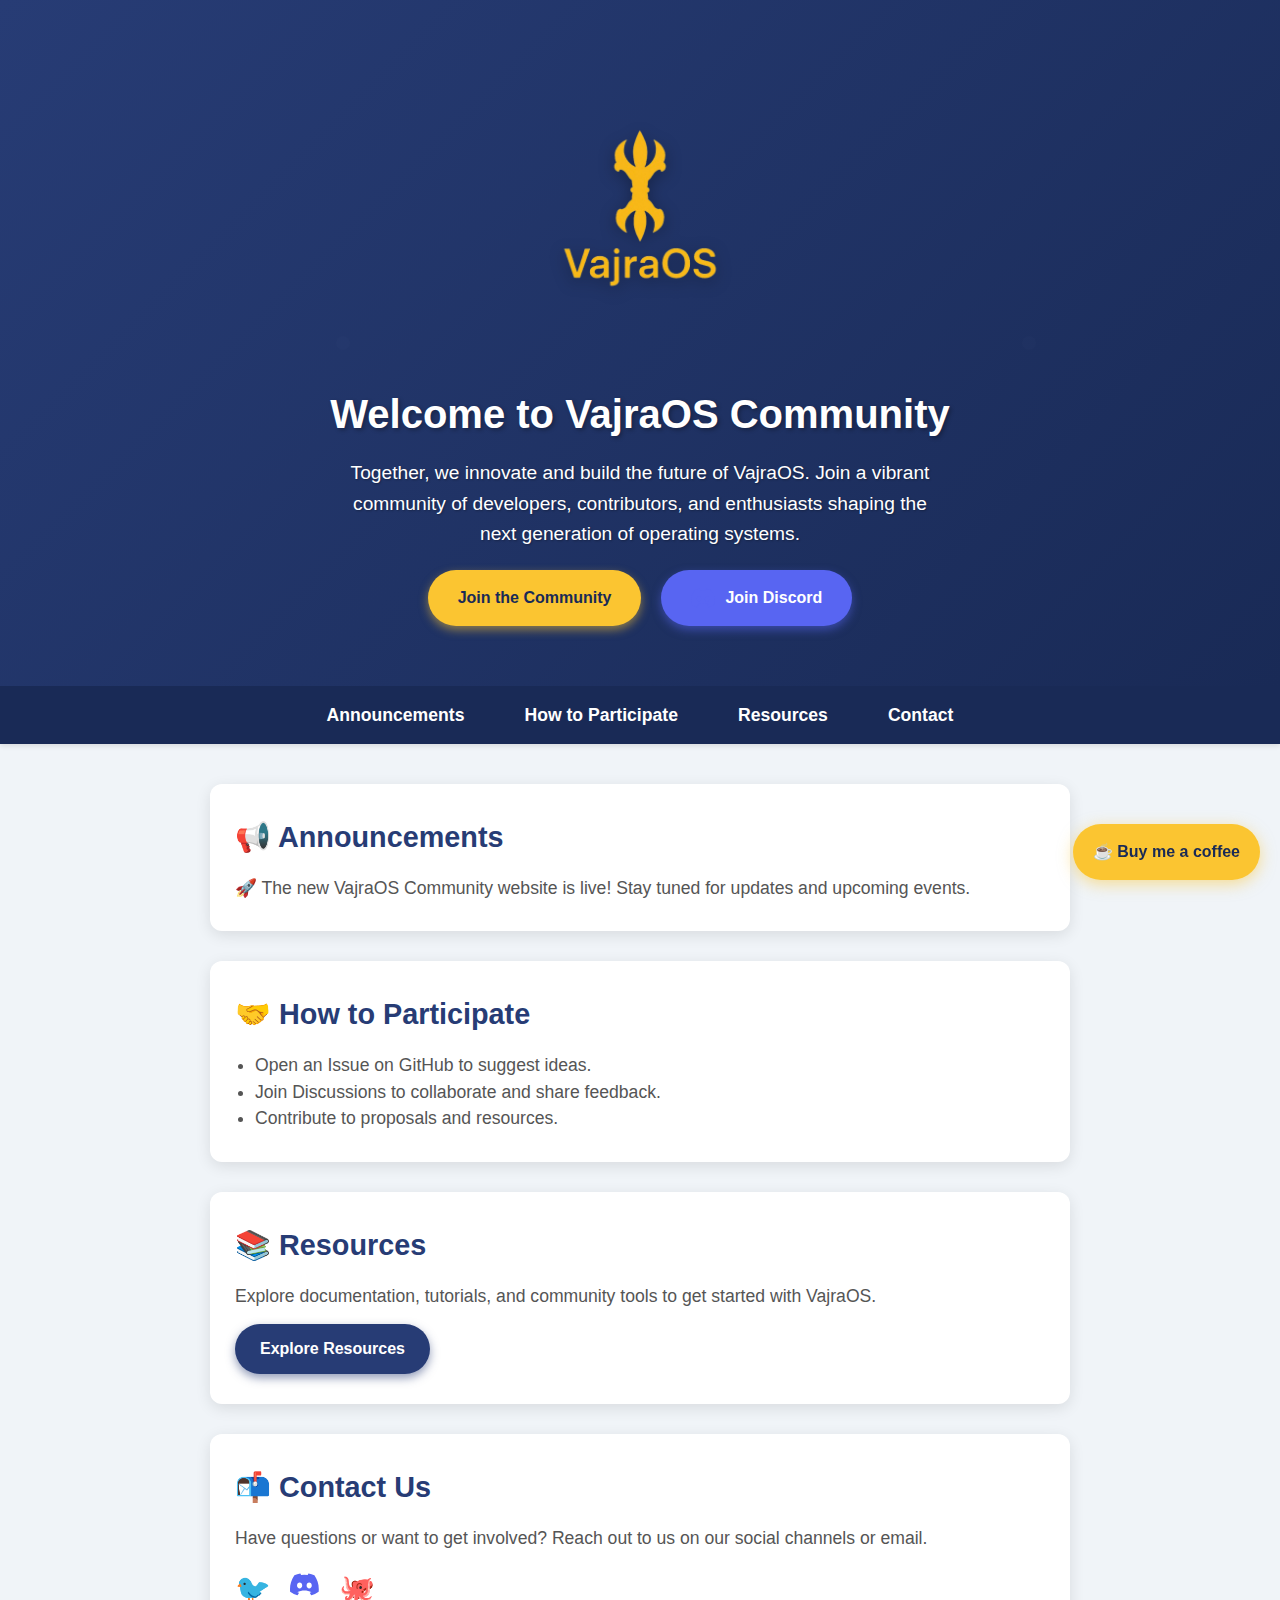
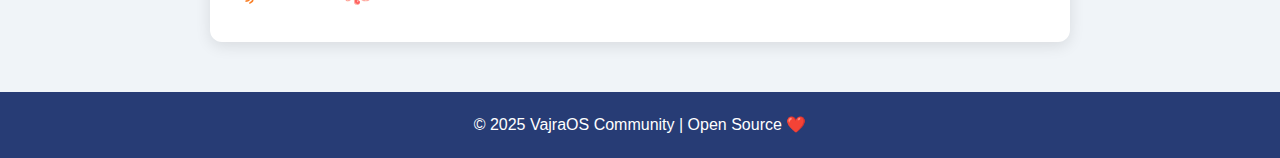
<file: oone.html>
<!DOCTYPE html>
<html lang="en">
<head>
  <meta charset="UTF-8" />
  <meta name="viewport" content="width=device-width, initial-scale=1" />
  <title>VajraOS Community - New Design</title>
  <link rel="stylesheet" href="ssstyles.css" />
</head>
<body>
  <header class="hero">
    <div class="hero-content">
      <div class="hero-logo">
        <img src="VajraOs_logo-removebg-preview.png" alt="VajraOS Logo" class="logo">
      </div>
      <div class="hero-text">
        <h1>Welcome to VajraOS Community</h1>
        <p>Together, we innovate and build the future of VajraOS. Join a vibrant community of developers, contributors, and enthusiasts shaping the next generation of operating systems.</p>
        <div class="hero-buttons">
          <a href="#participate" class="btn-primary">Join the Community</a>
          <a href="https://discord.gg/xM6ESXcf" class="btn-discord" target="_blank"><svg width="24" height="24" viewBox="0 0 24 24" fill="none" xmlns="http://www.w3.org/2000/svg"><path d="M20.317 4.37a19.791 19.791 0 0 0-4.885-1.515.074.074 0 0 0-.079.037c-.21.375-.444.864-.608 1.25a18.27 18.27 0 0 0-5.487 0 12.64 12.64 0 0 0-.617-1.25.077.077 0 0 0-.079-.037A19.736 19.736 0 0 0 3.677 4.37a.07.07 0 0 0-.032.027C.533 9.046-.32 13.58.099 18.057a.082.082 0 0 0 .031.057 19.9 19.9 0 0 0 5.993 3.03.078.078 0 0 0 .084-.028 14.09 14.09 0 0 0 1.226-1.994.076.076 0 0 0-.041-.106 13.107 13.107 0 0 1-1.872-.892.077.077 0 1 0-.008.128 10.2 10.2 0 0 0 .372.292.074.074 0 0 0 .077-.01c3.928-1.793 8.18-1.793 12.062 0a.074.074 0 0 0 .078.01c.12-.098.246-.198.373-.292a.077.077 0 0 1-.006-.127 12.299 12.299 0 0 1-1.873.892.077.077 0 0 0-.041.107c.36.698.772 1.362 1.225 1.993a.076.076 0 0 0 .084.028 19.839 19.839 0 0 0 6.002-3.03.077.077 0 0 0 .032-.054c.5-5.177-.838-9.674-3.549-13.66a.061.061 0 0 0-.031-.03zM8.02 15.33c-1.183 0-2.157-1.085-2.157-2.419 0-1.333.956-2.419 2.157-2.419 1.21 0 2.176 1.096 2.157 2.42 0 1.333-.956 2.418-2.157 2.418zm7.975 0c-1.183 0-2.157-1.085-2.157-2.419 0-1.333.955-2.419 2.157-2.419 1.21 0 2.176 1.096 2.157 2.42 0 1.333-.946 2.418-2.157 2.418z" fill="#5865F2"/></svg> Join Discord</a>
        </div>
      </div>
    </div>
  </header>

  <nav class="main-nav">
    <ul>
      <li><a href="#announcements">Announcements</a></li>
      <li><a href="#participate">How to Participate</a></li>
      <li><a href="#resources">Resources</a></li>
      <li><a href="#contact">Contact</a></li>
    </ul>
  </nav>

  <main>
    <section id="announcements" class="section-card">
      <h2>📢 Announcements</h2>
      <p>🚀 The new VajraOS Community website is live! Stay tuned for updates and upcoming events.</p>
    </section>

    <section id="participate" class="section-card">
      <h2>🤝 How to Participate</h2>
      <ul>
        <li>Open an Issue on GitHub to suggest ideas.</li>
        <li>Join Discussions to collaborate and share feedback.</li>
        <li>Contribute to proposals and resources.</li>
      </ul>
    </section>

    <section id="resources" class="section-card">
      <h2>📚 Resources</h2>
      <p>Explore documentation, tutorials, and community tools to get started with VajraOS.</p>
      <a href="#" class="btn-secondary">Explore Resources</a>
    </section>

    <section id="contact" class="section-card">
      <h2>📬 Contact Us</h2>
      <p>Have questions or want to get involved? Reach out to us on our social channels or email.</p>
      <div class="social-links">
        <a href="#" aria-label="Twitter" class="social-icon">🐦</a>
        <a href="#" aria-label="Discord" class="social-icon"><svg width="24" height="24" viewBox="0 0 24 24" fill="none" xmlns="http://www.w3.org/2000/svg"><path d="M20.317 4.37a19.791 19.791 0 0 0-4.885-1.515.074.074 0 0 0-.079.037c-.21.375-.444.864-.608 1.25a18.27 18.27 0 0 0-5.487 0 12.64 12.64 0 0 0-.617-1.25.077.077 0 0 0-.079-.037A19.736 19.736 0 0 0 3.677 4.37a.07.07 0 0 0-.032.027C.533 9.046-.32 13.58.099 18.057a.082.082 0 0 0 .031.057 19.9 19.9 0 0 0 5.993 3.03.078.078 0 0 0 .084-.028 14.09 14.09 0 0 0 1.226-1.994.076.076 0 0 0-.041-.106 13.107 13.107 0 0 1-1.872-.892.077.077 0 1 0-.008.128 10.2 10.2 0 0 0 .372.292.074.074 0 0 0 .077-.01c3.928-1.793 8.18-1.793 12.062 0a.074.074 0 0 0 .078.01c.12-.098.246-.198.373-.292a.077.077 0 0 1-.006-.127 12.299 12.299 0 0 1-1.873.892.077.077 0 0 0-.041.107c.36.698.772 1.362 1.225 1.993a.076.076 0 0 0 .084.028 19.839 19.839 0 0 0 6.002-3.03.077.077 0 0 0 .032-.054c.5-5.177-.838-9.674-3.549-13.66a.061.061 0 0 0-.031-.03zM8.02 15.33c-1.183 0-2.157-1.085-2.157-2.419 0-1.333.956-2.419 2.157-2.419 1.21 0 2.176 1.096 2.157 2.42 0 1.333-.956 2.418-2.157 2.418zm7.975 0c-1.183 0-2.157-1.085-2.157-2.419 0-1.333.955-2.419 2.157-2.419 1.21 0 2.176 1.096 2.157 2.42 0 1.333-.946 2.418-2.157 2.418z" fill="#5865F2"/></svg></a>
        <a href="#" aria-label="GitHub" class="social-icon">🐙</a>
      </div>
    </section>
  </main>
<!-- Buy Me a Coffee Section -->
  <div class="coffee">
    <a href="https://www.buymeacoffee.com/Agnt_26" target="_blank">☕ Buy me a coffee</a>
  </div>

  <footer>
    <p>© 2025 VajraOS Community | Open Source ❤️</p>
  </footer>

  <script src="script.js"></script>
</body>
</html>
</file>
<file: ssstyles.css>
/* Reset and base styles */
* {
  box-sizing: border-box;
  margin: 0;
  padding: 0;
}

body {
  font-family: 'Segoe UI', Tahoma, Geneva, Verdana, sans-serif;
  background-color: #f0f4f8;
  color: #333;
  line-height: 1.6;
}

a {
  text-decoration: none;
  color: inherit;
}

/* Hero Section */
.hero {
  background: linear-gradient(135deg, #273c75, #192a56);
  color: white;
  padding: 60px 20px;
  position: relative;
  overflow: hidden;
  min-height: 50vh;
  display: flex;
  align-items: center;
  text-align: center;
}

.hero::before {
  content: '';
  position: absolute;
  top: 0;
  left: 0;
  right: 0;
  bottom: 0;
  background: url('data:image/svg+xml,<svg xmlns="http://www.w3.org/2000/svg" viewBox="0 0 100 100"><circle cx="50" cy="50" r="1" fill="rgba(255,255,255,0.1)"/></svg>') repeat;
  opacity: 0.1;
  pointer-events: none;
}

.hero-content {
  display: flex;
  flex-direction: column;
  align-items: center;
  justify-content: center;
  max-width: 1000px;
  margin: 0 auto;
  width: 100%;
  gap: 30px;
  position: relative;
  z-index: 1;
}

.hero-logo {
  display: flex;
  justify-content: center;
}

.logo {
  width: 200px;
  height: auto;
  filter: drop-shadow(0 4px 8px rgba(0,0,0,0.3));
}

.hero-text {
  display: flex;
  flex-direction: column;
  align-items: center;
  gap: 20px;
}

.hero-text h1 {
  font-size: 2.5rem;
  font-weight: 700;
  text-shadow: 2px 2px 4px rgba(0,0,0,0.3);
  margin: 0;
  line-height: 1.2;
}

.hero-text p {
  font-size: 1.2rem;
  line-height: 1.6;
  margin: 0;
  text-shadow: 1px 1px 2px rgba(0,0,0,0.3);
  max-width: 600px;
}



.btn-primary {
  background-color: #fbc531;
  color: #192a56;
  padding: 15px 30px;
  font-weight: bold;
  border-radius: 30px;
  box-shadow: 0 4px 10px rgba(251, 197, 49, 0.5);
  transition: background-color 0.3s ease;
}

.btn-primary:hover {
  background-color: #e1b12c;
}

/* Hero buttons container */
.hero-buttons {
  display: flex;
  justify-content: center;
  gap: 20px;
  flex-wrap: wrap;
}

/* Discord button */
.btn-discord {
  background-color: #5865f2;
  color: white;
  padding: 15px 30px;
  font-weight: bold;
  border-radius: 30px;
  box-shadow: 0 4px 10px rgba(88, 101, 242, 0.5);
  transition: background-color 0.3s ease;
  display: inline-flex;
  align-items: center;
  gap: 10px;
}

.btn-discord:hover {
  background-color: #4752c4;
}

.btn-discord svg {
  width: 24px;
  height: 24px;
  fill: white;
}

/* Navigation */
.main-nav {
  background-color: #192a56;
  padding: 15px 0;
  box-shadow: 0 2px 5px rgba(0,0,0,0.1);
}

.main-nav ul {
  list-style: none;
  display: flex;
  justify-content: center;
  gap: 30px;
}

.main-nav a {
  color: white;
  font-weight: 600;
  font-size: 1.1rem;
  padding: 8px 15px;
  border-radius: 20px;
  transition: background-color 0.3s ease;
}

.main-nav a:hover {
  background-color: #fbc531;
  color: #192a56;
}

/* Main content sections */
main {
  max-width: 900px;
  margin: 40px auto;
  padding: 0 20px;
}

.section-card {
  background: white;
  border-radius: 12px;
  padding: 30px 25px;
  margin-bottom: 30px;
  box-shadow: 0 4px 15px rgba(0,0,0,0.1);
}

.section-card h2 {
  color: #273c75;
  margin-bottom: 15px;
  font-size: 1.8rem;
}

.section-card p,
.section-card ul {
  font-size: 1.1rem;
  color: #555;
  line-height: 1.5;
}

.section-card ul {
  padding-left: 20px;
  list-style-type: disc;
}

.btn-secondary {
  display: inline-block;
  margin-top: 15px;
  background-color: #273c75;
  color: white;
  padding: 12px 25px;
  border-radius: 25px;
  font-weight: 600;
  box-shadow: 0 4px 10px rgba(39, 60, 117, 0.5);
  transition: background-color 0.3s ease;
}

.btn-secondary:hover {
  background-color: #192a56;
}

/* Social links */
.social-links {
  margin-top: 15px;
}

.social-icon {
  font-size: 1.8rem;
  margin-right: 15px;
  transition: transform 0.3s ease;
  cursor: pointer;
}

.social-icon:hover {
  transform: scale(1.2);
}

.social-icon svg {
  width: 1.8rem;
  height: 1.8rem;
  fill: #5865f2;
}

/* Buy Me a Coffee Section */
.coffee {
  position: fixed;
  bottom: 20px;
  right: 20px;
  background-color: #fbc531;
  color: #192a56;
  padding: 15px 20px;
  border-radius: 50px;
  box-shadow: 0 4px 15px rgba(251, 197, 49, 0.5);
  font-weight: bold;
  font-size: 1rem;
  text-align: center;
  transition: all 0.3s ease;
  z-index: 1000;
}

.coffee:hover {
  background-color: #e1b12c;
  transform: translateY(-5px);
  box-shadow: 0 6px 20px rgba(251, 197, 49, 0.7);
}

.coffee a {
  color: #192a56;
  text-decoration: none;
  display: block;
}

/* Footer */
footer {
  background-color: #273c75;
  color: white;
  text-align: center;
  padding: 20px 10px;
  margin-top: 50px;
  font-size: 1rem;
}

/* Responsive */
@media (max-width: 768px) {
  .hero {
    padding: 50px 20px;
    min-height: auto;
  }

  .hero-content {
    gap: 25px;
  }

  .hero-text h1 {
    font-size: 2.2rem;
  }

  .hero-text p {
    font-size: 1.1rem;
  }

  .logo {
    width: 180px;
  }
}

@media (max-width: 600px) {
  .hero-text h1 {
    font-size: 1.8rem;
  }
  .main-nav ul {
    flex-direction: column;
    gap: 15px;
  }
  main {
    margin: 20px auto;
  }
}
</file>
